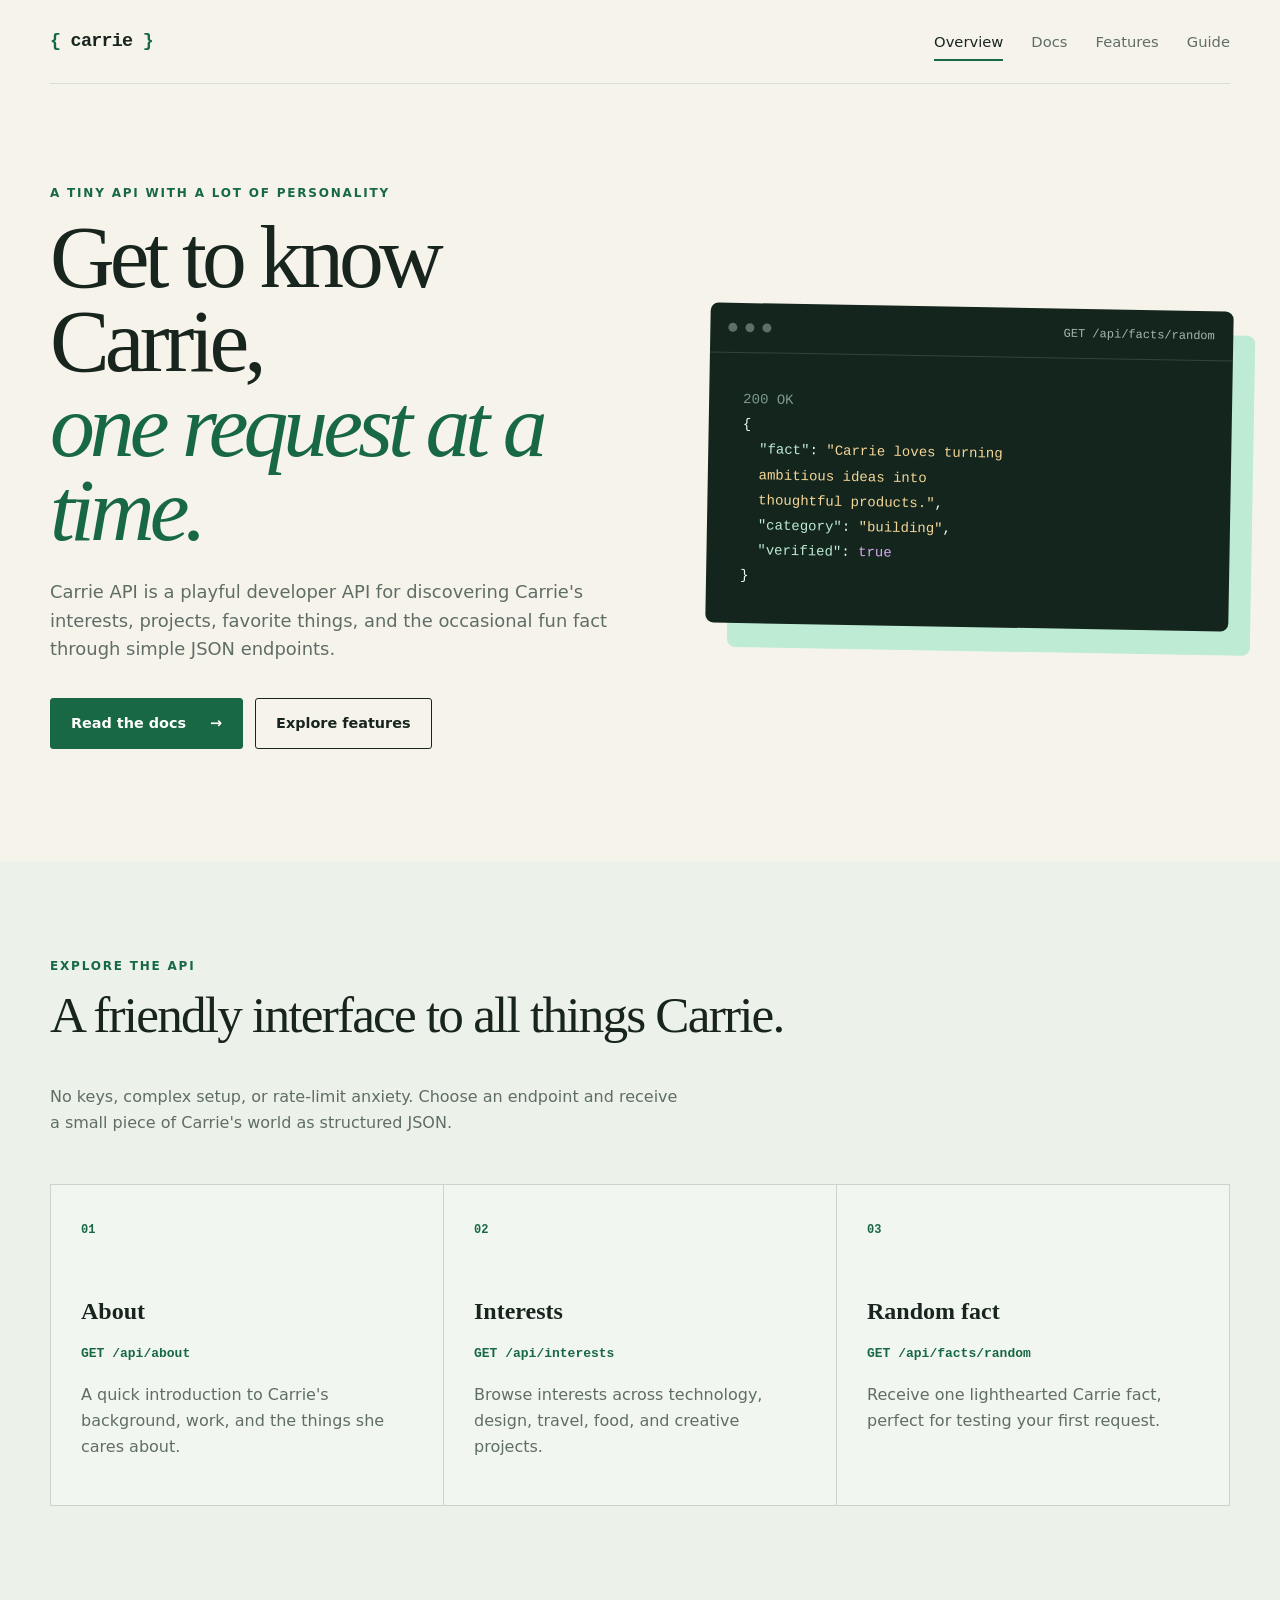
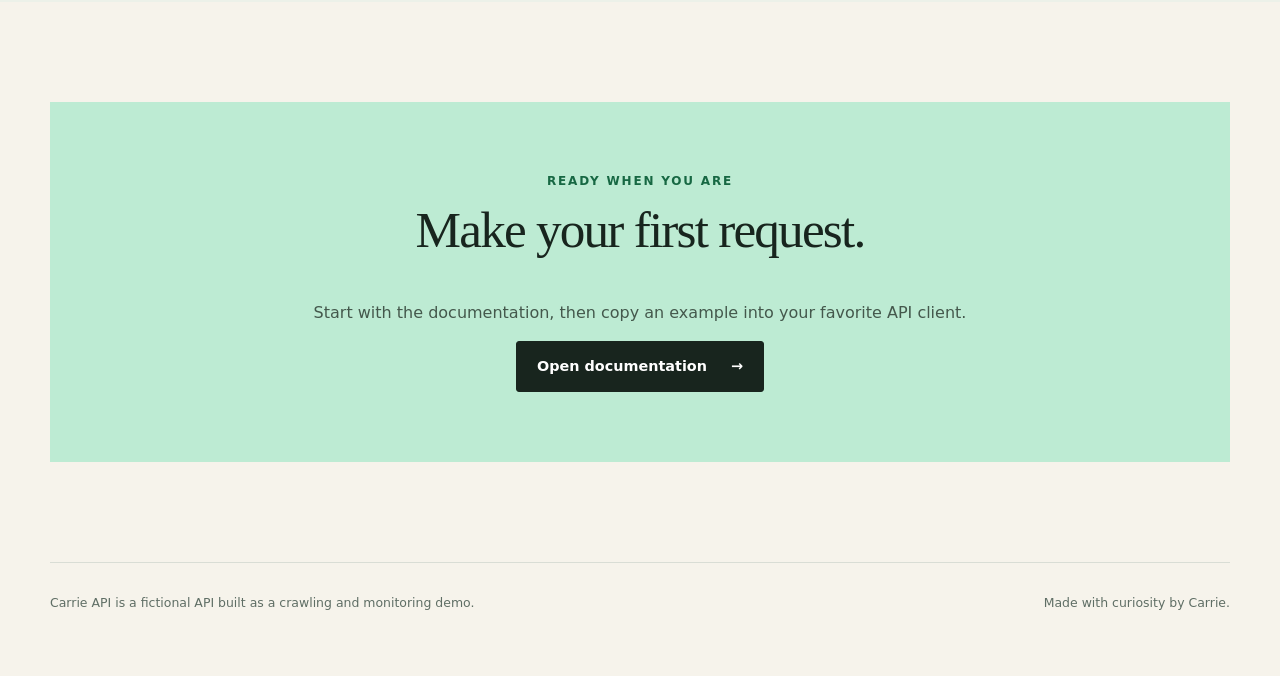
<file: index.html>
<!doctype html>
<html lang="en">
  <head>
    <meta charset="UTF-8" />
    <meta name="viewport" content="width=device-width, initial-scale=1.0" />
    <meta name="description" content="Carrie API is a playful fictional API for exploring Carrie's interests, projects, and favorite things." />
    <title>Carrie API — Get to know Carrie, one request at a time</title>
    <link rel="stylesheet" href="/styles.css" />
  </head>
  <body>
    <header class="site-header">
      <a class="brand" href="/" aria-label="Carrie API home"><span>{</span> carrie <span>}</span></a>
      <nav aria-label="Primary navigation">
        <a aria-current="page" href="/">Overview</a>
        <a href="/docs/">Docs</a>
        <a href="/features/">Features</a>
        <a href="/guides/first-request/">Guide</a>
      </nav>
    </header>

    <main>
      <section class="hero">
        <div>
          <p class="eyebrow">A tiny API with a lot of personality</p>
          <h1>Get to know Carrie,<br /><em>one request at a time.</em></h1>
          <p class="lede">Carrie API is a playful developer API for discovering Carrie's interests, projects, favorite things, and the occasional fun fact through simple JSON endpoints.</p>
          <div class="actions">
            <a class="button primary" href="/docs/">Read the docs <span>→</span></a>
            <a class="button secondary" href="/features/">Explore features</a>
          </div>
        </div>
        <div class="terminal" aria-label="Example Carrie API response">
          <div class="terminal-bar"><i></i><i></i><i></i><span>GET /api/facts/random</span></div>
          <pre><code><span class="muted">200 OK</span>
{
  <span class="key">"fact"</span>: <span class="value">"Carrie loves turning
  ambitious ideas into
  thoughtful products."</span>,
  <span class="key">"category"</span>: <span class="value">"building"</span>,
  <span class="key">"verified"</span>: <span class="bool">true</span>
}</code></pre>
        </div>
      </section>

      <section class="section">
        <p class="eyebrow">Explore the API</p>
        <h2>A friendly interface to all things Carrie.</h2>
        <p class="section-copy">No keys, complex setup, or rate-limit anxiety. Choose an endpoint and receive a small piece of Carrie's world as structured JSON.</p>
        <div class="card-grid">
          <article class="card"><span class="card-number">01</span><h3>About</h3><code>GET /api/about</code><p>A quick introduction to Carrie's background, work, and the things she cares about.</p></article>
          <article class="card"><span class="card-number">02</span><h3>Interests</h3><code>GET /api/interests</code><p>Browse interests across technology, design, travel, food, and creative projects.</p></article>
          <article class="card"><span class="card-number">03</span><h3>Random fact</h3><code>GET /api/facts/random</code><p>Receive one lighthearted Carrie fact, perfect for testing your first request.</p></article>
        </div>
      </section>

      <section class="cta">
        <p class="eyebrow">Ready when you are</p>
        <h2>Make your first request.</h2>
        <p>Start with the documentation, then copy an example into your favorite API client.</p>
        <a class="button dark" href="/docs/">Open documentation <span>→</span></a>
      </section>
    </main>

    <footer><p>Carrie API is a fictional API built as a crawling and monitoring demo.</p><p>Made with curiosity by Carrie.</p></footer>
  </body>
</html>
</file>
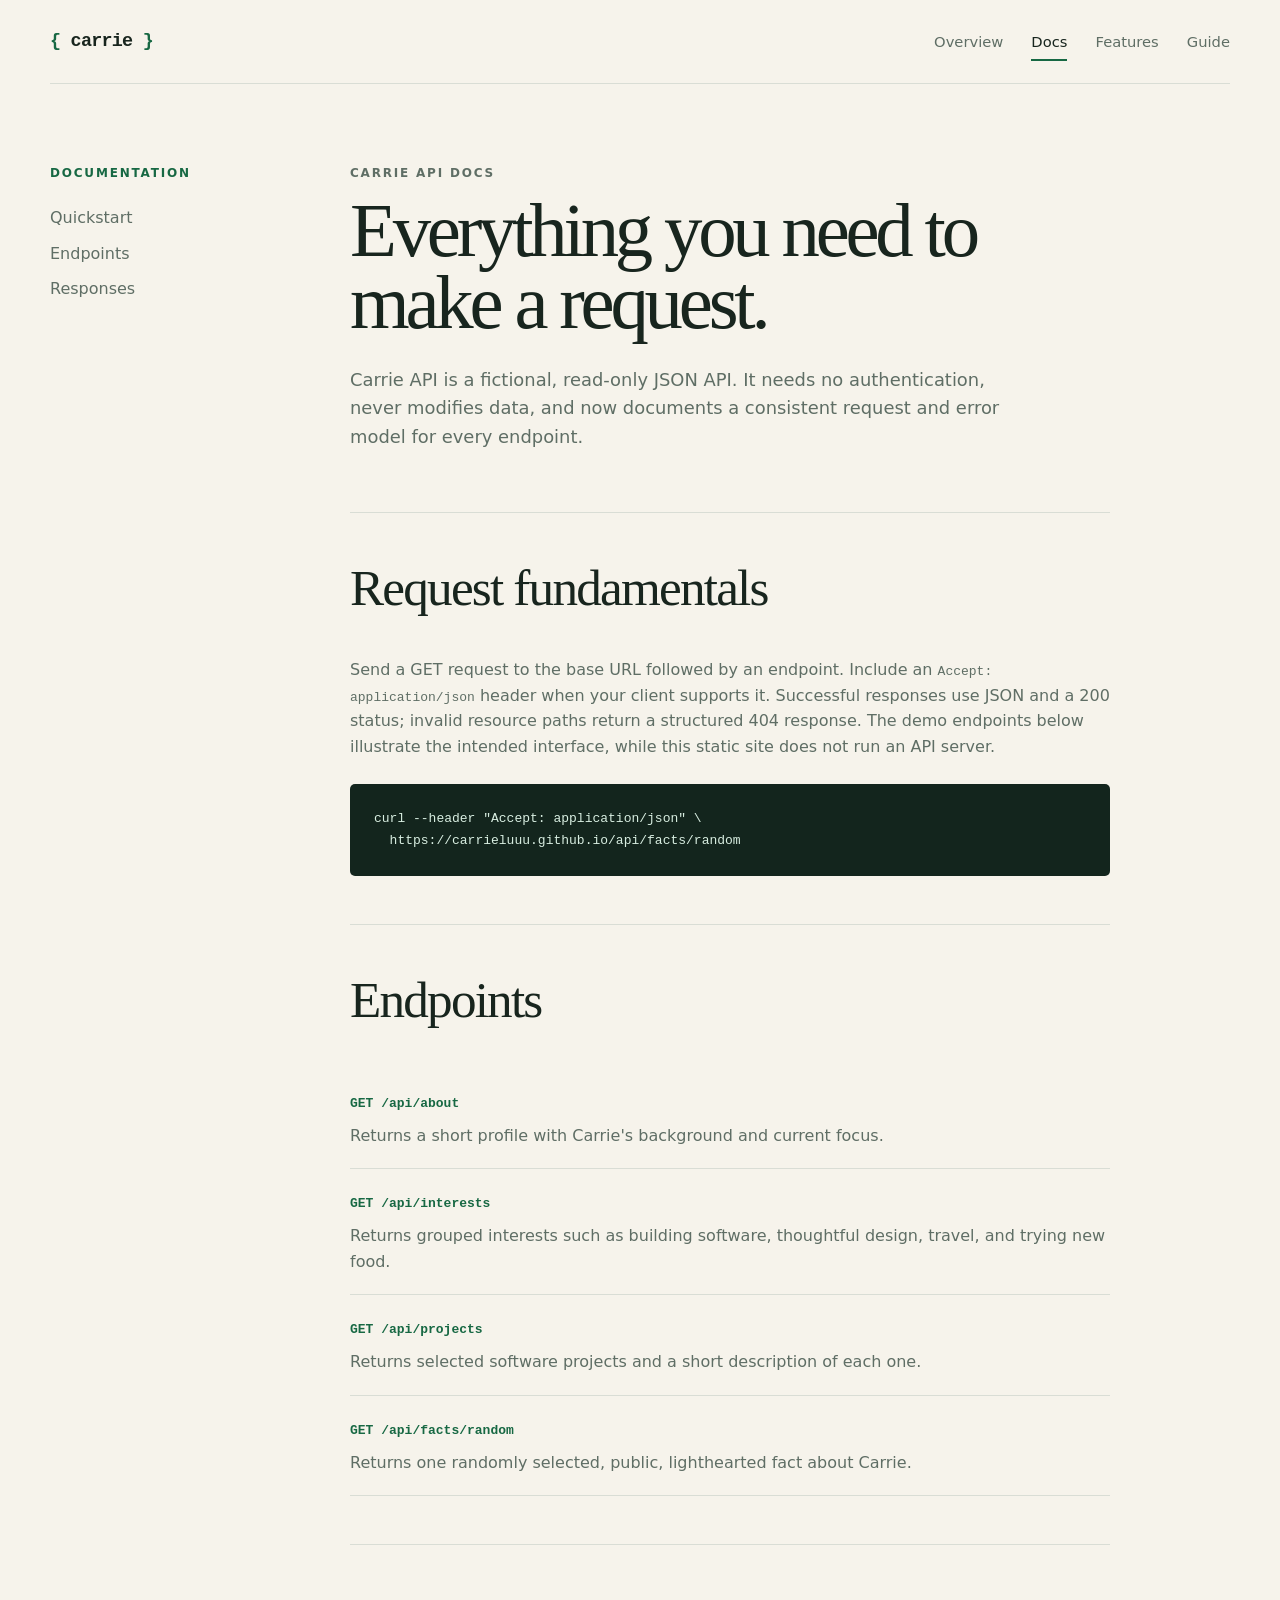
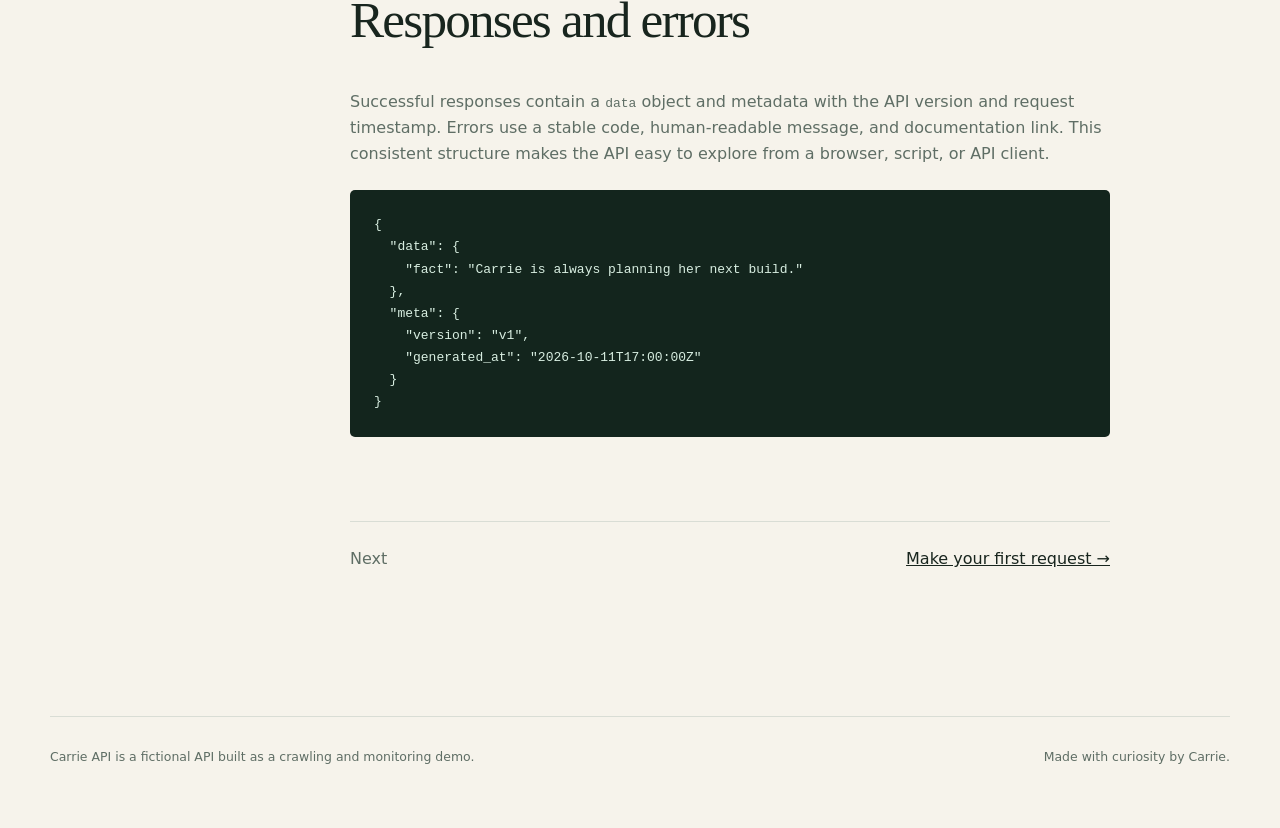
<file: docs/index.html>
<!doctype html>
<html lang="en">
  <head>
    <meta charset="UTF-8" />
    <meta name="viewport" content="width=device-width, initial-scale=1.0" />
    <meta name="description" content="Updated Carrie API documentation covering request fundamentals, available endpoints, response metadata, and error handling." />
    <title>Carrie API Documentation — Request fundamentals and responses</title>
    <link rel="stylesheet" href="/styles.css" />
  </head>
  <body>
    <header class="site-header">
      <a class="brand" href="/" aria-label="Carrie API home"><span>{</span> carrie <span>}</span></a>
      <nav aria-label="Primary navigation"><a href="/">Overview</a><a aria-current="page" href="/docs/">Docs</a><a href="/features/">Features</a><a href="/guides/first-request/">Guide</a></nav>
    </header>
    <main class="article-layout">
      <aside><p class="eyebrow">Documentation</p><a href="#quickstart">Quickstart</a><a href="#endpoints">Endpoints</a><a href="#responses">Responses</a></aside>
      <article>
        <p class="eyebrow">Carrie API docs</p>
        <h1>Everything you need to make a request.</h1>
        <p class="lede">Carrie API is a fictional, read-only JSON API. It needs no authentication, never modifies data, and now documents a consistent request and error model for every endpoint.</p>
        <section id="quickstart"><h2>Request fundamentals</h2><p>Send a GET request to the base URL followed by an endpoint. Include an <code>Accept: application/json</code> header when your client supports it. Successful responses use JSON and a 200 status; invalid resource paths return a structured 404 response. The demo endpoints below illustrate the intended interface, while this static site does not run an API server.</p><pre class="code-block"><code>curl --header "Accept: application/json" \
  https://carrieluuu.github.io/api/facts/random</code></pre></section>
        <section id="endpoints"><h2>Endpoints</h2><div class="endpoint"><code>GET /api/about</code><p>Returns a short profile with Carrie's background and current focus.</p></div><div class="endpoint"><code>GET /api/interests</code><p>Returns grouped interests such as building software, thoughtful design, travel, and trying new food.</p></div><div class="endpoint"><code>GET /api/projects</code><p>Returns selected software projects and a short description of each one.</p></div><div class="endpoint"><code>GET /api/facts/random</code><p>Returns one randomly selected, public, lighthearted fact about Carrie.</p></div></section>
        <section id="responses"><h2>Responses and errors</h2><p>Successful responses contain a <code>data</code> object and metadata with the API version and request timestamp. Errors use a stable code, human-readable message, and documentation link. This consistent structure makes the API easy to explore from a browser, script, or API client.</p><pre class="code-block"><code>{
  "data": {
    "fact": "Carrie is always planning her next build."
  },
  "meta": {
    "version": "v1",
    "generated_at": "2026-10-11T17:00:00Z"
  }
}</code></pre></section>
        <div class="next-link"><span>Next</span><a href="/guides/first-request/">Make your first request →</a></div>
      </article>
    </main>
    <footer><p>Carrie API is a fictional API built as a crawling and monitoring demo.</p><p>Made with curiosity by Carrie.</p></footer>
  </body>
</html>
</file>
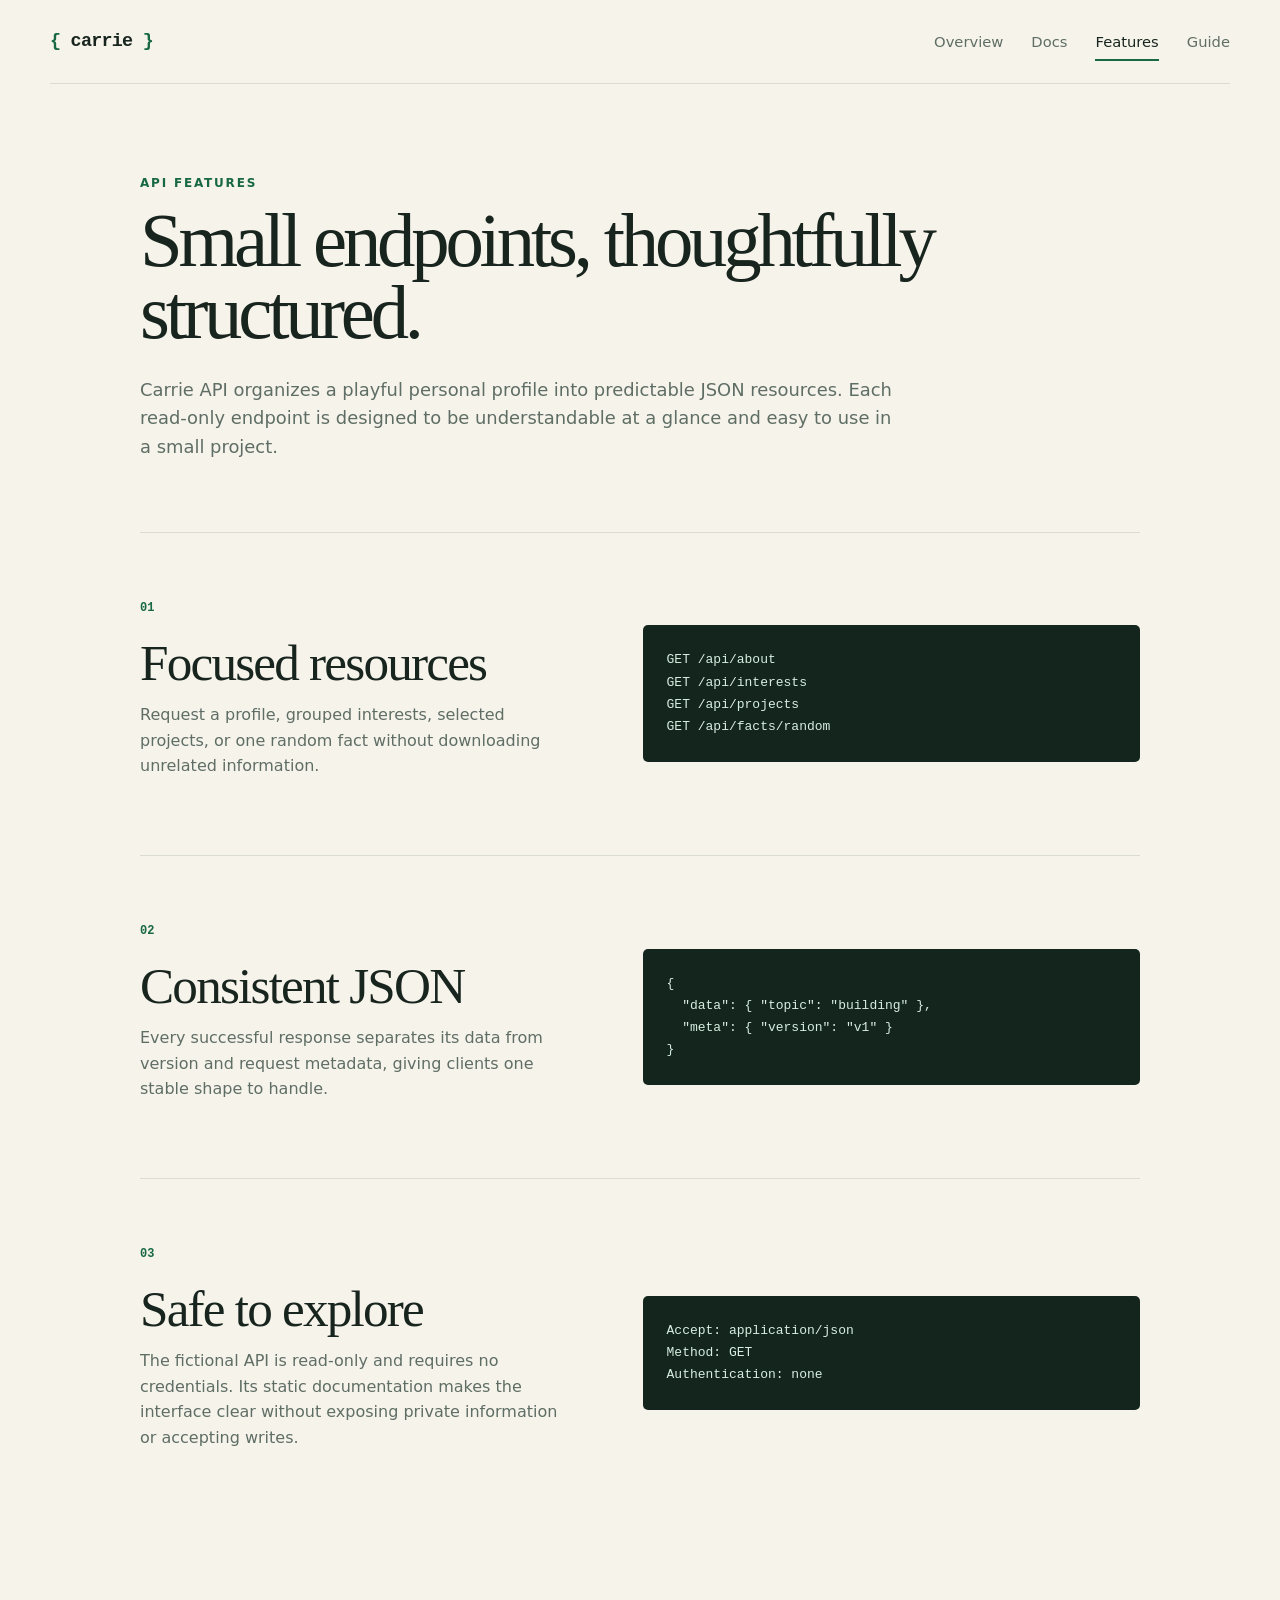
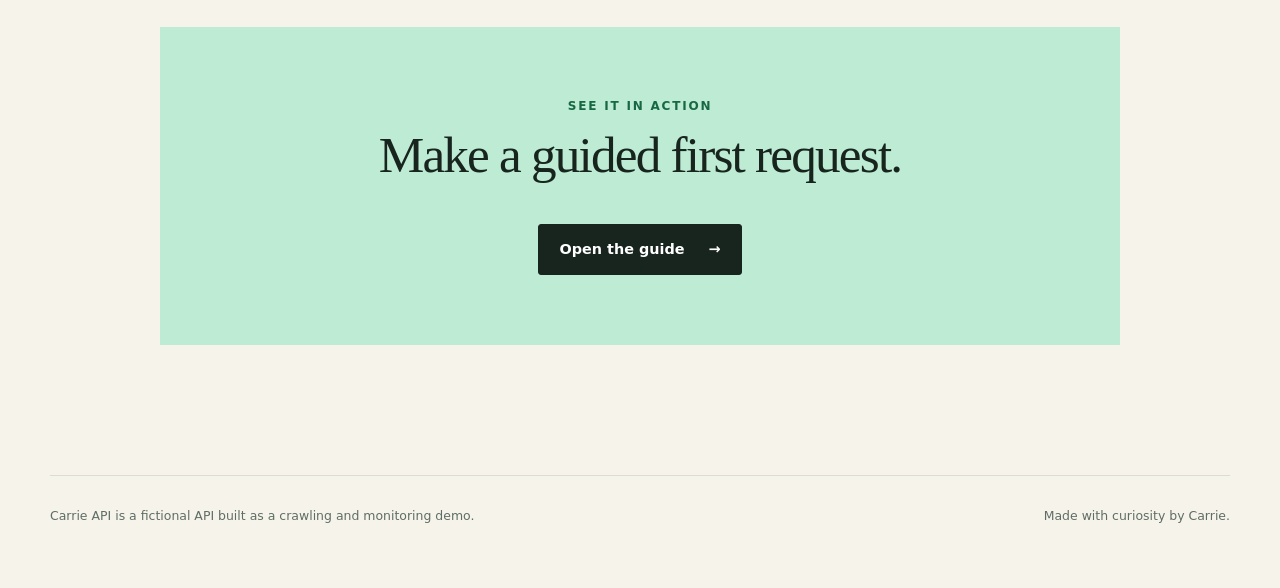
<file: features/index.html>
<!doctype html>
<html lang="en">
  <head>
    <meta charset="UTF-8" />
    <meta name="viewport" content="width=device-width, initial-scale=1.0" />
    <meta
      name="description"
      content="Explore Carrie API features for discovering public facts, interests, projects, and structured profile information."
    />
    <title>Carrie API Features — Simple, playful profile data</title>
    <link rel="stylesheet" href="/styles.css" />
  </head>
  <body>
    <header class="site-header">
      <a class="brand" href="/" aria-label="Carrie API home"
        ><span>{</span> carrie <span>}</span></a
      >
      <nav aria-label="Primary navigation">
        <a href="/">Overview</a>
        <a href="/docs/">Docs</a>
        <a aria-current="page" href="/features/">Features</a>
        <a href="/guides/first-request/">Guide</a>
      </nav>
    </header>

    <main class="page-main">
      <p class="eyebrow">API features</p>
      <h1>Small endpoints, thoughtfully structured.</h1>
      <p class="lede narrow">
        Carrie API organizes a playful personal profile into predictable JSON
        resources. Each read-only endpoint is designed to be understandable at
        a glance and easy to use in a small project.
      </p>

      <div class="example-list">
        <section class="example">
          <div>
            <span>01</span>
            <h2>Focused resources</h2>
            <p>
              Request a profile, grouped interests, selected projects, or one
              random fact without downloading unrelated information.
            </p>
          </div>
          <pre class="code-block"><code>GET /api/about
GET /api/interests
GET /api/projects
GET /api/facts/random</code></pre>
        </section>

        <section class="example">
          <div>
            <span>02</span>
            <h2>Consistent JSON</h2>
            <p>
              Every successful response separates its data from version and
              request metadata, giving clients one stable shape to handle.
            </p>
          </div>
          <pre class="code-block"><code>{
  "data": { "topic": "building" },
  "meta": { "version": "v1" }
}</code></pre>
        </section>

        <section class="example">
          <div>
            <span>03</span>
            <h2>Safe to explore</h2>
            <p>
              The fictional API is read-only and requires no credentials. Its
              static documentation makes the interface clear without exposing
              private information or accepting writes.
            </p>
          </div>
          <pre class="code-block"><code>Accept: application/json
Method: GET
Authentication: none</code></pre>
        </section>
      </div>

      <section class="cta">
        <p class="eyebrow">See it in action</p>
        <h2>Make a guided first request.</h2>
        <a class="button dark" href="/guides/first-request/"
          >Open the guide <span>→</span></a
        >
      </section>
    </main>

    <footer>
      <p>Carrie API is a fictional API built as a crawling and monitoring demo.</p>
      <p>Made with curiosity by Carrie.</p>
    </footer>
  </body>
</html>
</file>
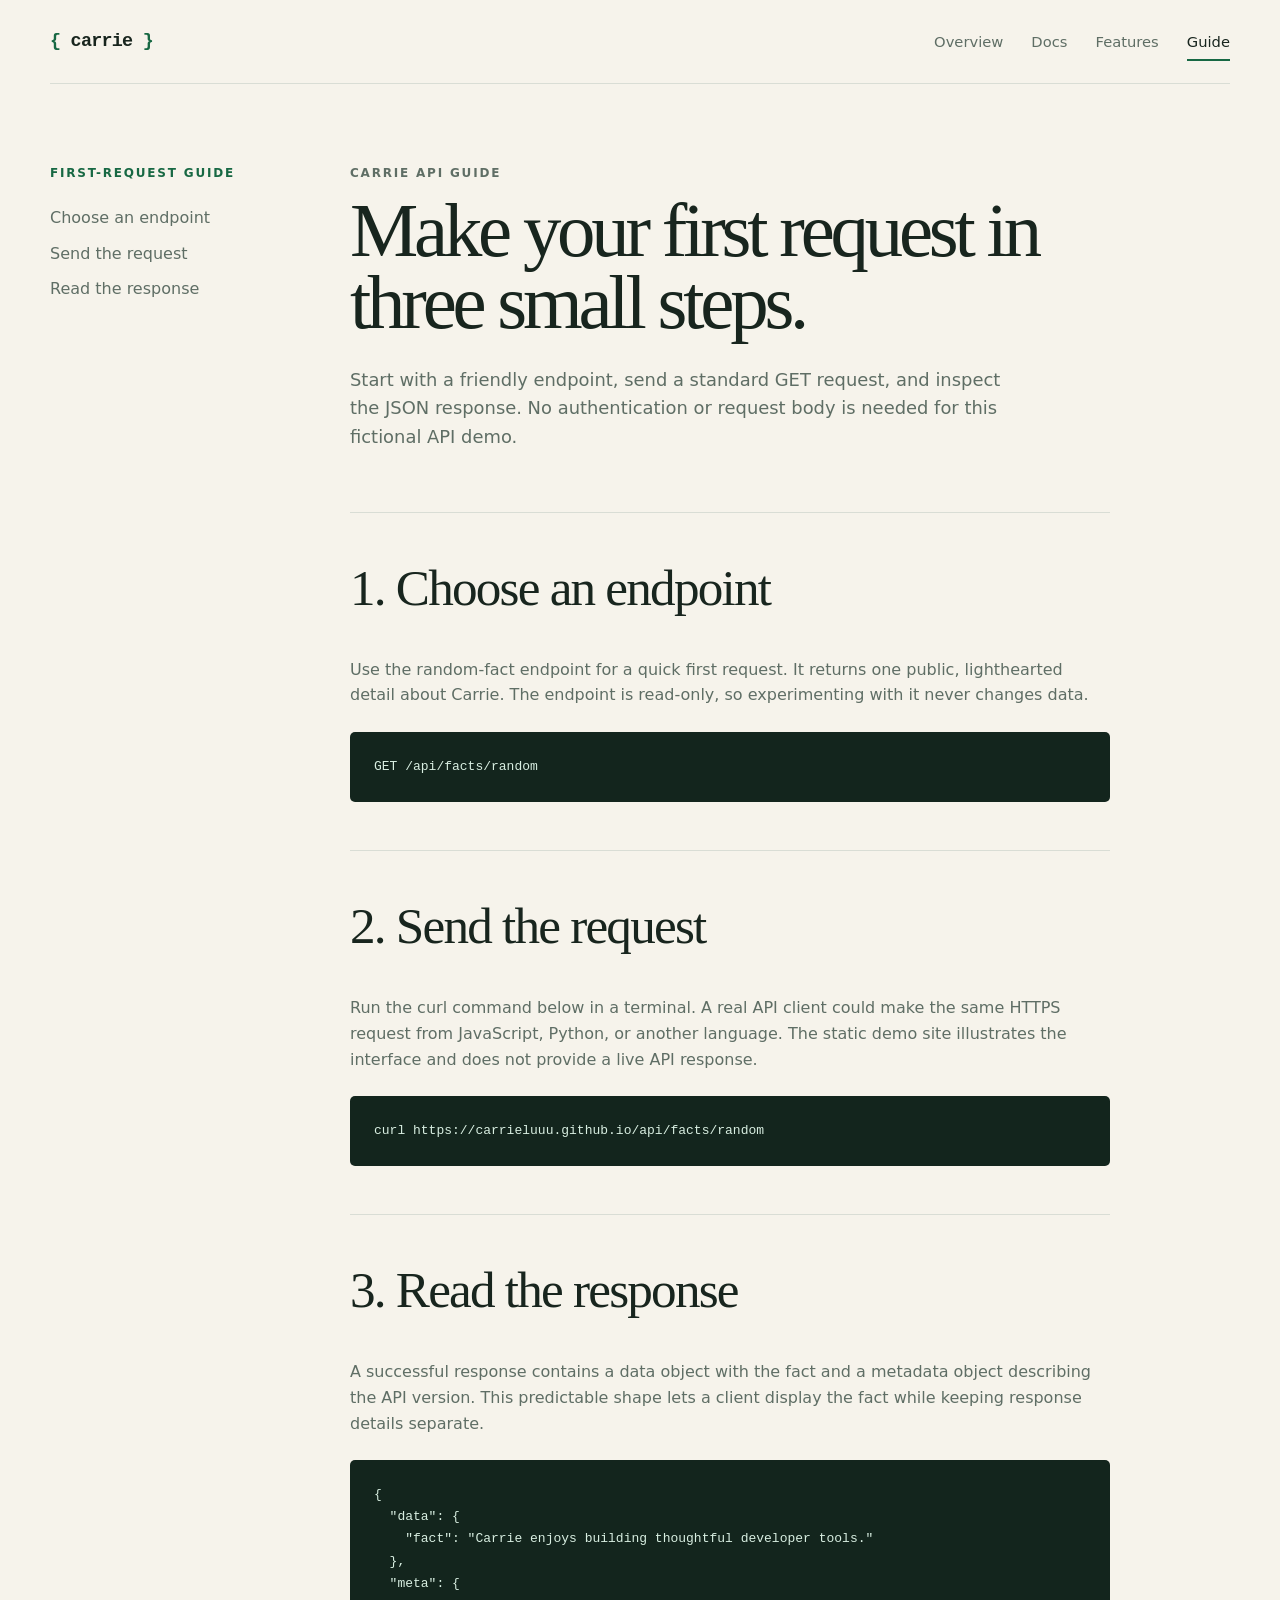
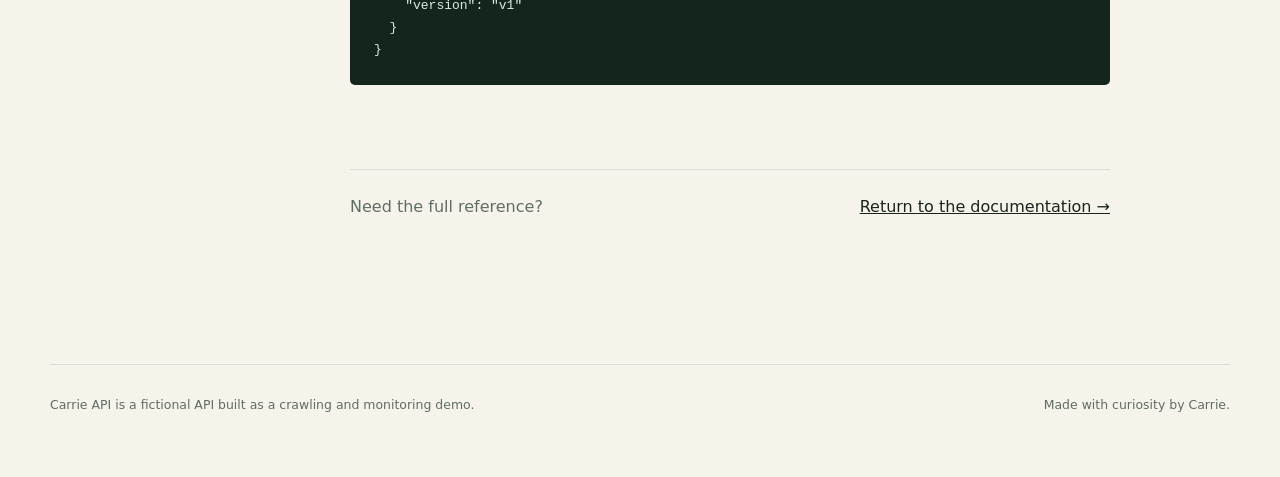
<file: guides/first-request/index.html>
<!doctype html>
<html lang="en">
  <head>
    <meta charset="UTF-8" />
    <meta name="viewport" content="width=device-width, initial-scale=1.0" />
    <meta
      name="description"
      content="A step-by-step Carrie API guide for making your first request and reading the JSON response."
    />
    <title>Carrie API Guide — Make your first request</title>
    <link rel="stylesheet" href="/styles.css" />
  </head>
  <body>
    <header class="site-header">
      <a class="brand" href="/" aria-label="Carrie API home"
        ><span>{</span> carrie <span>}</span></a
      >
      <nav aria-label="Primary navigation">
        <a href="/">Overview</a>
        <a href="/docs/">Docs</a>
        <a href="/features/">Features</a>
        <a aria-current="page" href="/guides/first-request/">Guide</a>
      </nav>
    </header>

    <main class="article-layout">
      <aside>
        <p class="eyebrow">First-request guide</p>
        <a href="#choose">Choose an endpoint</a>
        <a href="#send">Send the request</a>
        <a href="#read">Read the response</a>
      </aside>
      <article>
        <p class="eyebrow">Carrie API guide</p>
        <h1>Make your first request in three small steps.</h1>
        <p class="lede">
          Start with a friendly endpoint, send a standard GET request, and
          inspect the JSON response. No authentication or request body is
          needed for this fictional API demo.
        </p>

        <section id="choose">
          <h2>1. Choose an endpoint</h2>
          <p>
            Use the random-fact endpoint for a quick first request. It returns
            one public, lighthearted detail about Carrie. The endpoint is
            read-only, so experimenting with it never changes data.
          </p>
          <pre class="code-block"><code>GET /api/facts/random</code></pre>
        </section>

        <section id="send">
          <h2>2. Send the request</h2>
          <p>
            Run the curl command below in a terminal. A real API client could
            make the same HTTPS request from JavaScript, Python, or another
            language. The static demo site illustrates the interface and does
            not provide a live API response.
          </p>
          <pre
            class="code-block"
          ><code>curl https://carrieluuu.github.io/api/facts/random</code></pre>
        </section>

        <section id="read">
          <h2>3. Read the response</h2>
          <p>
            A successful response contains a data object with the fact and a
            metadata object describing the API version. This predictable shape
            lets a client display the fact while keeping response details
            separate.
          </p>
          <pre class="code-block"><code>{
  "data": {
    "fact": "Carrie enjoys building thoughtful developer tools."
  },
  "meta": {
    "version": "v1"
  }
}</code></pre>
        </section>

        <div class="next-link">
          <span>Need the full reference?</span>
          <a href="/docs/">Return to the documentation →</a>
        </div>
      </article>
    </main>

    <footer>
      <p>Carrie API is a fictional API built as a crawling and monitoring demo.</p>
      <p>Made with curiosity by Carrie.</p>
    </footer>
  </body>
</html>
</file>
<file: styles.css>
:root { --ink:#18251e; --muted:#5f6e65; --paper:#f6f3eb; --card:#fffdf7; --mint:#bdebd3; --green:#176843; --line:#d9ddd5; --code:#13251d; }
* { box-sizing:border-box; }
html { scroll-behavior:smooth; }
body { margin:0; color:var(--ink); background:var(--paper); font-family:Inter,ui-sans-serif,system-ui,-apple-system,BlinkMacSystemFont,"Segoe UI",sans-serif; line-height:1.6; }
a { color:inherit; }
.site-header { width:min(1180px,calc(100% - 40px)); margin:auto; min-height:84px; display:flex; align-items:center; justify-content:space-between; border-bottom:1px solid var(--line); }
.brand { text-decoration:none; font-family:ui-monospace,SFMono-Regular,Menlo,monospace; font-size:1.15rem; font-weight:700; letter-spacing:-.04em; }
.brand span { color:var(--green); }
nav { display:flex; gap:28px; }
nav a { color:var(--muted); text-decoration:none; font-size:.92rem; padding:8px 0; }
nav a:hover,nav a[aria-current="page"] { color:var(--ink); box-shadow:inset 0 -2px var(--green); }
.hero { width:min(1180px,calc(100% - 40px)); margin:auto; padding:100px 0 112px; display:grid; grid-template-columns:1.05fr .95fr; align-items:center; gap:80px; }
.eyebrow { color:var(--green); font-size:.75rem; font-weight:800; letter-spacing:.15em; text-transform:uppercase; }
h1,h2,h3,p { margin-top:0; }
h1 { margin-bottom:26px; font-family:Georgia,"Times New Roman",serif; font-size:clamp(3.3rem,7vw,6.4rem); line-height:.94; letter-spacing:-.055em; font-weight:500; }
h1 em { color:var(--green); font-weight:400; }
h2 { font-family:Georgia,"Times New Roman",serif; font-size:clamp(2rem,4vw,3.3rem); line-height:1.05; letter-spacing:-.035em; font-weight:500; }
h3 { font-family:Georgia,"Times New Roman",serif; font-size:1.5rem; }
.lede { max-width:680px; color:var(--muted); font-size:1.12rem; }
.narrow { max-width:760px; }
.actions { margin-top:34px; display:flex; gap:12px; flex-wrap:wrap; }
.button { display:inline-flex; align-items:center; gap:24px; padding:13px 20px; border:1px solid var(--ink); border-radius:3px; text-decoration:none; font-weight:700; font-size:.9rem; }
.button.primary { color:white; background:var(--green); border-color:var(--green); }
.button.secondary { background:transparent; }
.button.dark { color:white; background:var(--ink); }
.button:hover { transform:translateY(-2px); }
.terminal { overflow:hidden; background:var(--code); color:#e9fff3; border-radius:8px; box-shadow:22px 24px 0 var(--mint); transform:rotate(1deg); }
.terminal-bar { height:50px; padding:0 18px; display:flex; align-items:center; gap:8px; border-bottom:1px solid #32443b; color:#a6b8ae; font:12px ui-monospace,monospace; }
.terminal-bar i { width:9px; height:9px; border-radius:50%; background:#5d7065; }
.terminal-bar span { margin-left:auto; }
.terminal pre { margin:0; padding:34px; font:14px/1.8 ui-monospace,SFMono-Regular,Menlo,monospace; white-space:pre-wrap; }
.terminal .muted { color:#7f9b8d; }.terminal .key { color:#bdebd3; }.terminal .value { color:#f4d798; }.terminal .bool { color:#d8a9ee; }
.section { padding:96px max(20px,calc((100% - 1180px)/2)); background:#ecf1e9; }
.section-copy { max-width:630px; color:var(--muted); }
.card-grid { margin-top:48px; display:grid; grid-template-columns:repeat(3,1fr); border-top:1px solid #cbd4ca; border-left:1px solid #cbd4ca; }
.card { min-height:280px; padding:30px; border-right:1px solid #cbd4ca; border-bottom:1px solid #cbd4ca; background:rgba(255,255,255,.3); }
.card-number,.example span { color:var(--green); font:700 .75rem ui-monospace,monospace; }
.card h3 { margin:52px 0 8px; }.card code,.endpoint code { color:var(--green); font-weight:700; }.card p { margin-top:18px; color:var(--muted); }
.cta { margin:100px auto; width:min(1180px,calc(100% - 40px)); padding:70px; background:var(--mint); text-align:center; }
.cta p:not(.eyebrow) { color:#44584c; }
footer { width:min(1180px,calc(100% - 40px)); margin:auto; padding:30px 0 50px; border-top:1px solid var(--line); display:flex; justify-content:space-between; color:var(--muted); font-size:.78rem; }
.article-layout { width:min(1180px,calc(100% - 40px)); margin:auto; padding:80px 0 120px; display:grid; grid-template-columns:210px minmax(0,760px); gap:90px; }
.article-layout aside { position:sticky; top:30px; align-self:start; display:flex; flex-direction:column; gap:10px; }
.article-layout aside a { color:var(--muted); text-decoration:none; }.article-layout article h1,.page-main h1 { font-size:clamp(3rem,6vw,5.4rem); }
.article-layout article section { padding:48px 0; border-top:1px solid var(--line); }.article-layout article section:first-of-type { margin-top:60px; }
.article-layout article p,.example p { color:var(--muted); }
.code-block { overflow:auto; margin:24px 0 0; padding:24px; background:var(--code); color:#d8eee1; border-radius:5px; font:13px/1.7 ui-monospace,SFMono-Regular,Menlo,monospace; }
.endpoint { padding:20px 0; border-bottom:1px solid var(--line); }.endpoint p { margin:8px 0 0; }
.next-link { margin-top:36px; padding:24px 0; display:flex; justify-content:space-between; border-top:1px solid var(--line); }.next-link span { color:var(--muted); }
.page-main { width:min(1000px,calc(100% - 40px)); margin:auto; padding:90px 0 30px; }
.example-list { margin-top:70px; }.example { display:grid; grid-template-columns:1fr 1.15fr; gap:70px; align-items:center; padding:60px 0; border-top:1px solid var(--line); }.example h2 { margin:18px 0 12px; }.example .code-block { margin:0; }
@media (max-width:800px) { .hero { grid-template-columns:1fr; padding-top:70px; gap:54px; }.terminal { transform:none; box-shadow:12px 14px 0 var(--mint); }.card-grid { grid-template-columns:1fr; }.article-layout { grid-template-columns:1fr; padding-top:50px; }.article-layout aside { position:static; flex-direction:row; flex-wrap:wrap; }.example { grid-template-columns:1fr; gap:20px; }.cta { padding:50px 24px; } }
@media (max-width:560px) { .site-header { align-items:flex-start; padding:20px 0; gap:16px; }.site-header nav { gap:14px; flex-wrap:wrap; justify-content:flex-end; }.hero { padding-bottom:80px; }h1 { font-size:3rem; }.terminal pre { padding:22px; font-size:12px; }.card { min-height:230px; }.cta { margin:60px auto; }footer { display:block; } }
</file>
